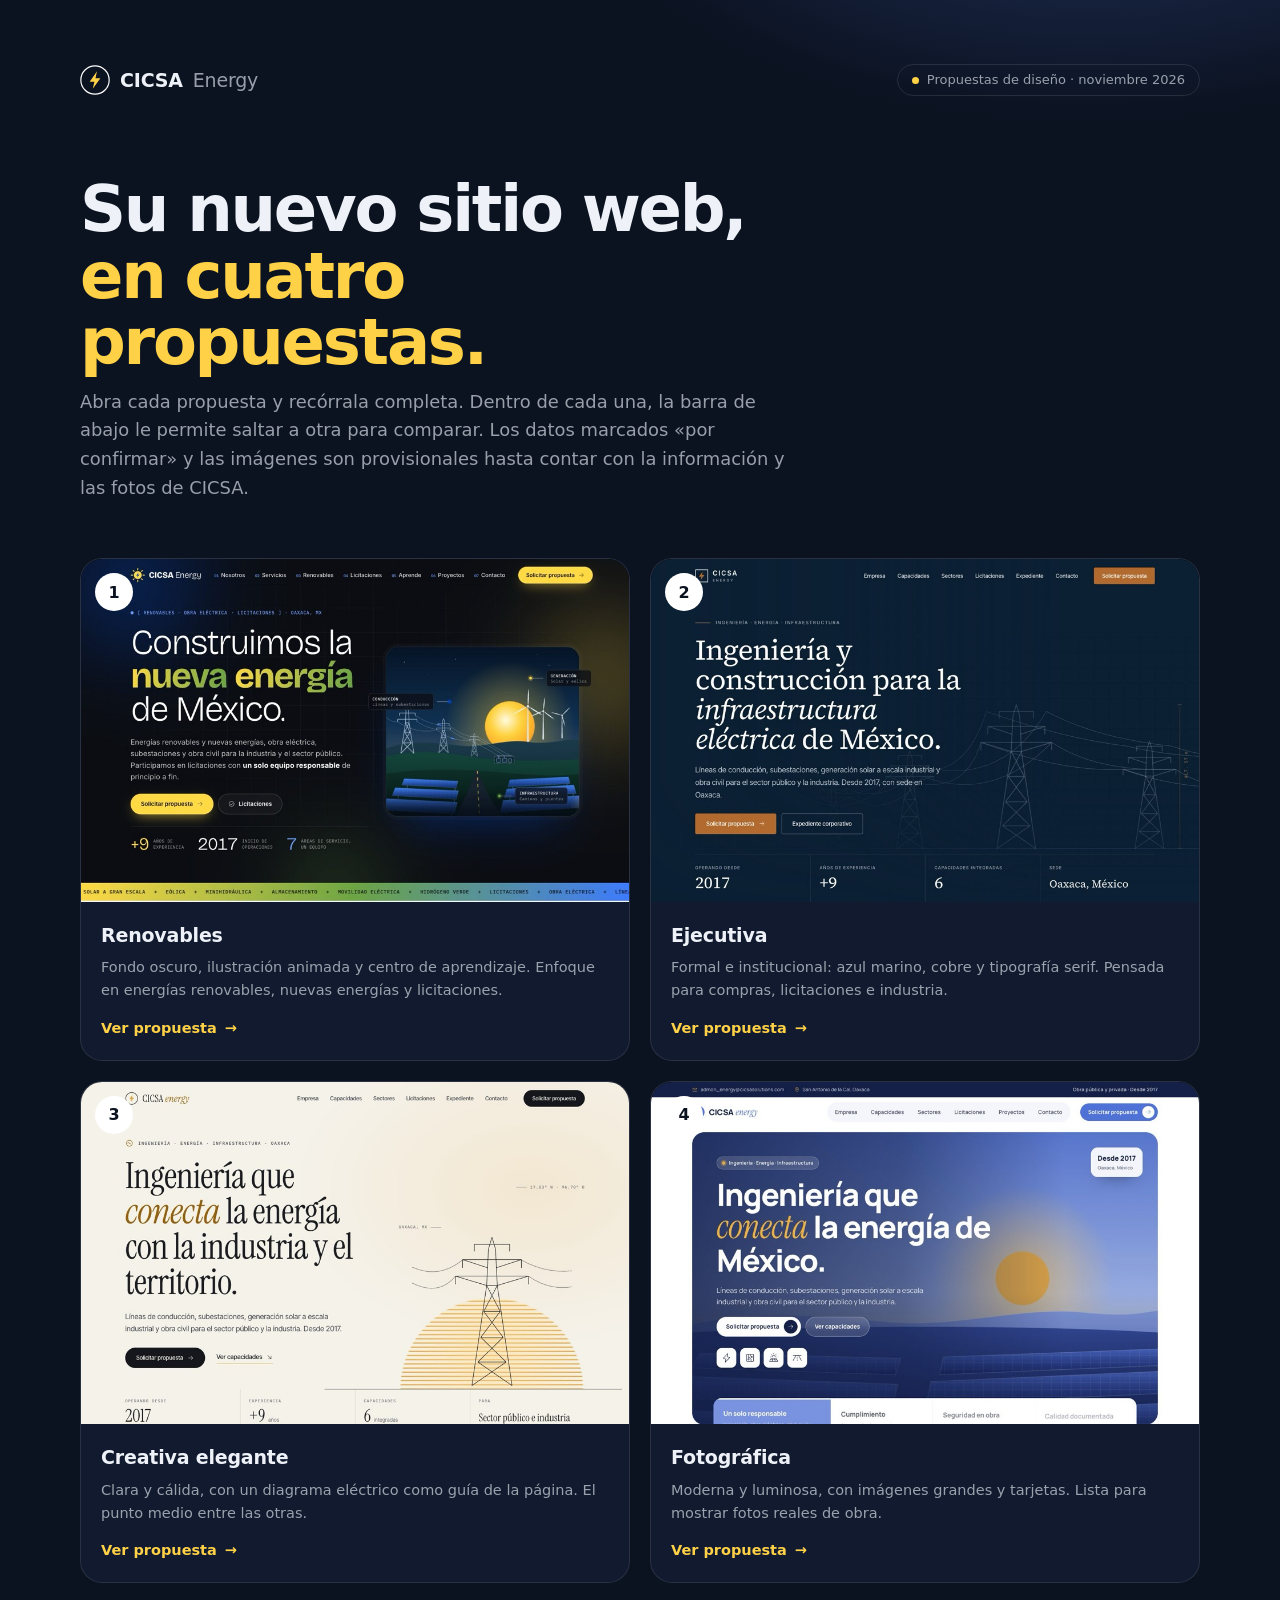
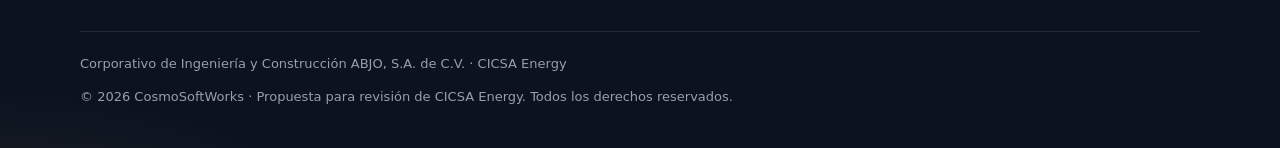
<file: index.html>
<!doctype html>
<html lang="es-MX">
<head>
  <meta charset="utf-8">
  <meta name="robots" content="noindex, nofollow">
  <meta name="viewport" content="width=device-width, initial-scale=1">
  <title>CICSA Energy · Propuestas de sitio web</title>
  <meta name="description" content="Cuatro propuestas de diseño para el sitio web de CICSA Energy. CosmoSoftWorks.">
  <meta name="theme-color" content="#0b1220">
  <meta property="og:type" content="website">
  <meta property="og:locale" content="es_MX">
  <meta property="og:title" content="CICSA Energy · Propuestas de sitio web">
  <meta property="og:description" content="Cuatro propuestas de diseño para elegir. CosmoSoftWorks.">
  <meta property="og:url" content="https://aldobohorquez.github.io/cicsa/">
  <meta property="og:image" content="https://aldobohorquez.github.io/cicsa/img/og.jpg">
  <meta property="og:image:width" content="1200">
  <meta property="og:image:height" content="630">
  <meta name="twitter:card" content="summary_large_image">
  <link rel="icon" type="image/svg+xml" href="data:image/svg+xml,%3Csvg xmlns='http://www.w3.org/2000/svg' viewBox='0 0 36 36'%3E%3Crect width='36' height='36' rx='9' fill='%230b1220'/%3E%3Cpath fill='%23ffd147' d='M20.4 7.5 11.6 20h5.7l-2 8.5 9.2-12.6h-5.9z'/%3E%3C/svg%3E">
  <!--
    Portada del sitio de propuestas (GitHub Pages, repo «cicsa»). Las propuestas viven en 1/, 2/, 3/ y 4/ y se regeneran con armar.py.
    Las miniaturas están en img/propuesta-N.jpg. Esta página no usa nada externo.
  -->
  <style>
    :root { --bg: #0b1220; --bg2: #111a2e; --line: rgba(255,255,255,.1); --txt: #eef2f8; --mut: rgba(226,232,240,.66); --sun: #ffd147; }
    * { box-sizing: border-box; }
    html { -webkit-text-size-adjust: 100%; }
    body { margin: 0; min-height: 100vh; background: radial-gradient(900px 500px at 85% -10%, rgba(79,114,216,.35), transparent 60%), radial-gradient(700px 400px at 0% 110%, rgba(255,209,71,.12), transparent 60%), var(--bg); color: var(--txt); font: 400 16px/1.6 system-ui, -apple-system, 'Segoe UI', Roboto, sans-serif; -webkit-font-smoothing: antialiased; }
    a { color: inherit; text-decoration: none; }
    .wrap { max-width: 1200px; margin: 0 auto; padding: clamp(28px, 5vw, 64px) clamp(18px, 4vw, 40px) 40px; }
    header { display: flex; align-items: center; justify-content: space-between; gap: 16px; flex-wrap: wrap; }
    .marca { display: inline-flex; align-items: center; gap: 10px; font-weight: 800; font-size: 19px; letter-spacing: -.01em; }
    .marca svg { width: 30px; height: 30px; }
    .marca span { font-weight: 400; color: var(--mut); }
    .chip { display: inline-flex; align-items: center; gap: 8px; height: 32px; padding: 0 14px; border-radius: 999px; border: 1px solid var(--line); color: var(--mut); font-size: 13px; }
    .chip i { width: 7px; height: 7px; border-radius: 50%; background: var(--sun); }
    h1 { margin: clamp(40px, 7vw, 80px) 0 12px; font-size: clamp(36px, 5.4vw, 64px); line-height: 1.04; letter-spacing: -.035em; font-weight: 800; max-width: 16ch; }
    h1 em { font-style: normal; color: var(--sun); }
    .sub { color: var(--mut); max-width: 62ch; font-size: clamp(16px, 1.4vw, 18px); margin: 0; }
    .grid { list-style: none; margin: clamp(36px, 5vw, 56px) 0 0; padding: 0; display: grid; grid-template-columns: repeat(2, 1fr); gap: 20px; }
    .card { display: grid; gap: 0; border-radius: 22px; overflow: hidden; background: var(--bg2); border: 1px solid var(--line); transition: transform .4s cubic-bezier(.22,.61,.36,1), border-color .3s, box-shadow .4s; }
    .card:hover { transform: translateY(-4px); border-color: rgba(255,255,255,.28); box-shadow: 0 30px 60px -30px rgba(0,0,0,.8); }
    .mini { position: relative; aspect-ratio: 16 / 10; overflow: hidden; background: #000; }
    .mini img { width: 100%; height: 100%; object-fit: cover; object-position: top; display: block; transition: transform 1.2s cubic-bezier(.22,.61,.36,1); }
    .card:hover .mini img { transform: scale(1.03); }
    .num { position: absolute; left: 14px; top: 14px; display: grid; place-items: center; width: 38px; height: 38px; border-radius: 50%; background: #fff; color: #0b1220; font-weight: 800; }
    .info { padding: 18px 20px 20px; display: grid; gap: 6px; }
    .info b { font-size: 19px; letter-spacing: -.01em; }
    .info p { margin: 0; color: var(--mut); font-size: 14.5px; }
    .ver { margin-top: 8px; display: inline-flex; align-items: center; gap: 8px; font-weight: 700; font-size: 14.5px; color: var(--sun); }
    .card:hover .ver span { transform: translateX(4px); }
    .ver span { transition: transform .3s; }
    footer { margin-top: 48px; padding-top: 22px; border-top: 1px solid var(--line); display: flex; justify-content: space-between; gap: 12px; flex-wrap: wrap; color: var(--mut); font-size: 13px; }
    @media (max-width: 760px) { .grid { grid-template-columns: 1fr; } }
    @media (prefers-reduced-motion: reduce) { * { transition: none !important; } }
  </style>
</head>
<body>
  <div class="wrap">
    <header>
      <span class="marca"><svg viewBox="0 0 36 36" aria-hidden="true"><circle cx="18" cy="18" r="17" fill="none" stroke="#fff" stroke-width="1.4"/><path fill="#ffd147" d="M20.4 7.5 11.6 20h5.7l-2 8.5 9.2-12.6h-5.9z"/></svg>CICSA <span>Energy</span></span>
      <span class="chip"><i></i> Propuestas de diseño · noviembre 2026</span>
    </header>

    <h1>Su nuevo sitio web, <em>en cuatro propuestas.</em></h1>
    <p class="sub">Abra cada propuesta y recórrala completa. Dentro de cada una, la barra de abajo le permite saltar a otra para comparar. Los datos marcados «por confirmar» y las imágenes son provisionales hasta contar con la información y las fotos de CICSA.</p>

    <ul class="grid">
      <li><a class="card" href="1/">
        <span class="mini"><img src="img/propuesta-1.jpg" alt="Vista de la propuesta 1" loading="lazy"><span class="num">1</span></span>
        <span class="info"><b>Renovables</b><p>Fondo oscuro, ilustración animada y centro de aprendizaje. Enfoque en energías renovables, nuevas energías y licitaciones.</p><span class="ver">Ver propuesta <span>→</span></span></span>
      </a></li>
      <li><a class="card" href="2/">
        <span class="mini"><img src="img/propuesta-2.jpg" alt="Vista de la propuesta 2" loading="lazy"><span class="num">2</span></span>
        <span class="info"><b>Ejecutiva</b><p>Formal e institucional: azul marino, cobre y tipografía serif. Pensada para compras, licitaciones e industria.</p><span class="ver">Ver propuesta <span>→</span></span></span>
      </a></li>
      <li><a class="card" href="3/">
        <span class="mini"><img src="img/propuesta-3.jpg" alt="Vista de la propuesta 3" loading="lazy"><span class="num">3</span></span>
        <span class="info"><b>Creativa elegante</b><p>Clara y cálida, con un diagrama eléctrico como guía de la página. El punto medio entre las otras.</p><span class="ver">Ver propuesta <span>→</span></span></span>
      </a></li>
      <li><a class="card" href="4/">
        <span class="mini"><img src="img/propuesta-4.jpg" alt="Vista de la propuesta 4" loading="lazy"><span class="num">4</span></span>
        <span class="info"><b>Fotográfica</b><p>Moderna y luminosa, con imágenes grandes y tarjetas. Lista para mostrar fotos reales de obra.</p><span class="ver">Ver propuesta <span>→</span></span></span>
      </a></li>
    </ul>

    <footer>
      <span>Corporativo de Ingeniería y Construcción ABJO, S.A. de C.V. · CICSA Energy</span>
      <span>© 2026 CosmoSoftWorks · Propuesta para revisión de CICSA Energy. Todos los derechos reservados.</span>
    </footer>
  </div>
</body>
</html>
</file>
